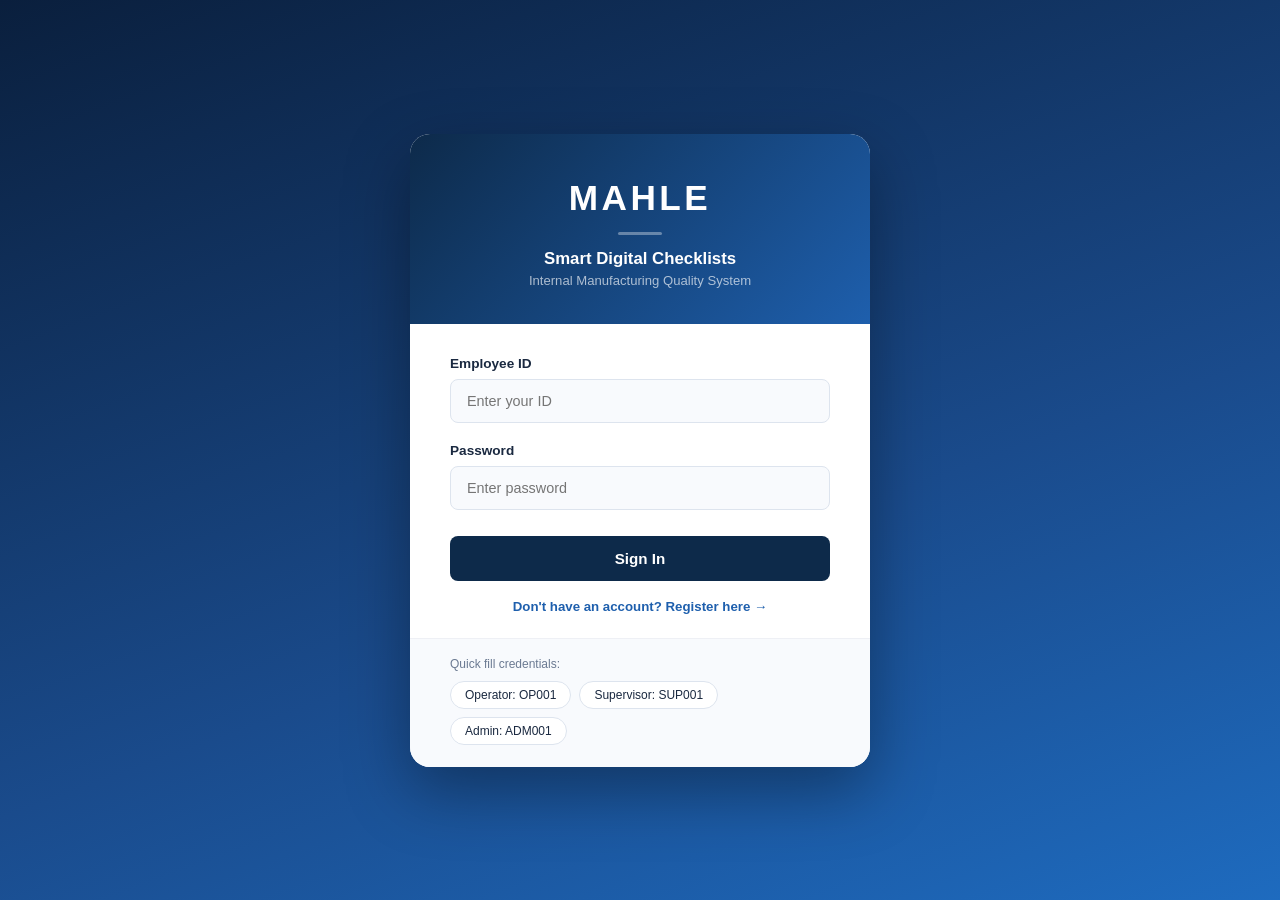
<file: Checklist_Form 2.0 (1)/Checklist_Form 2.0/templates/login.html>
<!DOCTYPE html>
<html lang="en">
<head>
  <meta charset="UTF-8">
  <meta name="viewport" content="width=device-width, initial-scale=1.0">
  <title>MAHLE — Login</title>
  <style>
    /* Styling */
    * { box-sizing: border-box; margin: 0; padding: 0; }
    body {
      font-family: 'Segoe UI', sans-serif;
      min-height: 100vh;
      background: linear-gradient(160deg, #0a1f3d 0%, #1a4b8c 60%, #1e6bbf 100%);
      display: flex; align-items: center; justify-content: center; padding: 24px;
    }
    .login-box {
      background: #fff; border-radius: 20px;
      width: 100%; max-width: 460px;
      overflow: hidden; box-shadow: 0 24px 64px rgba(0,0,0,0.35);
    }
    .login-hero {
      background: linear-gradient(135deg, #0d2a4a 0%, #1e5fad 100%);
      padding: 44px 40px 36px; text-align: center; color: #fff;
    }
    .brand { font-size: 2.2rem; font-weight: 800; letter-spacing: 0.1em; }
    .divider { width: 44px; height: 3px; background: rgba(255,255,255,0.35); margin: 14px auto; border-radius: 2px; }
    .subtitle { font-size: 1.05rem; font-weight: 600; }
    .sub2 { font-size: 0.82rem; opacity: 0.65; margin-top: 4px; }
    .login-body { padding: 32px 40px 24px; }
    .form-label { display: block; font-size: 0.85rem; font-weight: 600; color: #1a2940; margin-bottom: 8px; }
    .form-input {
      width: 100%; padding: 13px 16px;
      border: 1.5px solid #dde4ee; border-radius: 8px;
      font-size: 0.9rem; color: #1a2940; background: #f8fafd;
      outline: none; transition: border-color 0.15s; font-family: inherit;
    }
    .form-input:focus { border-color: #1e5fad; background: #fff; }
    .form-group { margin-bottom: 20px; }
    .btn-signin {
      width: 100%; padding: 14px;
      background: #0d2a4a; color: #fff;
      border: none; border-radius: 8px;
      font-size: 0.95rem; font-weight: 700;
      cursor: pointer; margin-top: 6px;
      font-family: inherit; transition: background 0.15s;
    }
    .btn-signin:hover { background: #1e5fad; }
    .btn-signin:disabled { opacity: 0.6; cursor: not-allowed; }
    .register-link {
      display: block; text-align: center; margin-top: 18px;
      font-size: 0.83rem; color: #1e5fad; font-weight: 600; text-decoration: none;
    }
    .register-link:hover { text-decoration: underline; }
    .error-msg {
      background: #fee2e2; color: #b91c1c; border: 1px solid #fca5a5;
      border-radius: 7px; padding: 10px 14px; font-size: 0.83rem;
      margin-bottom: 16px; display: none;
    }
    .demo-section {
      border-top: 1px solid #eef0f5; padding: 18px 40px 22px; background: #f8fafd;
    }
    .demo-label { font-size: 0.75rem; color: #6b7a92; margin-bottom: 10px; }
    .demo-chips { display: flex; gap: 8px; flex-wrap: wrap; }
    .demo-chip {
      padding: 6px 14px; border: 1px solid #dde4ee;
      border-radius: 20px; font-size: 0.75rem; background: #fff;
      cursor: pointer; transition: all 0.15s; color: #1a2940; font-family: inherit;
    }
    .demo-chip:hover { border-color: #1e5fad; color: #1e5fad; background: #edf3ff; }
  </style>
</head>
<body>

<div class="login-box">
  <div class="login-hero">
    <div class="brand">MAHLE</div>
    <div class="divider"></div>
    <div class="subtitle">Smart Digital Checklists</div>
    <div class="sub2">Internal Manufacturing Quality System</div>
  </div>

  <div class="login-body">
    <div class="error-msg" id="error-msg"></div>
    
    <div class="form-group">
      <label class="form-label">Employee ID</label>
      <input class="form-input" id="emp-id" type="text" placeholder="Enter your ID">
    </div>

    <div class="form-group">
      <label class="form-label">Password</label>
      <input class="form-input" id="password" type="password" placeholder="Enter password">
    </div>

    <button class="btn-signin" id="signin-btn" onclick="doLogin()">Sign In</button>
    
    <a href="/register" class="register-link">
      Don't have an account? Register here →
    </a>
  </div>

  <div class="demo-section">
    <p class="demo-label">Quick fill credentials:</p>
    <div class="demo-chips">
      <button class="demo-chip" onclick="fillDemo('OP001','pass123')">Operator: OP001</button>
      <button class="demo-chip" onclick="fillDemo('SUP001','pass123')">Supervisor: SUP001</button>
      <button class="demo-chip" onclick="fillDemo('ADM001','pass123')">Admin: ADM001</button>
    </div>
  </div>
</div>

<script>
  // Point this to your Flask backend
  const API = window.location.origin; 

  function fillDemo(id, pw) {
    document.getElementById('emp-id').value = id;
    document.getElementById('password').value = pw;
  }

  function showError(msg) {
    const el = document.getElementById('error-msg');
    el.textContent = msg;
    el.style.display = 'block';
  }

  async function doLogin() {
    const empId    = document.getElementById('emp-id').value.trim();
    const password = document.getElementById('password').value;
    const btn      = document.getElementById('signin-btn');
    const errEl    = document.getElementById('error-msg');

    if (!empId || !password) {
      showError('Please enter your Employee ID and password.');
      return;
    }

    btn.disabled = true;
    btn.textContent = 'Signing in...';
    errEl.style.display = 'none';

    try {
      const res = await fetch(`${API}/api/login`, {
        method: 'POST',
        headers: { 'Content-Type': 'application/json' },
        body: JSON.stringify({ employee_id: empId, password })
      });
      
      const data = await res.json();

      if (!res.ok) {
        showError(data.error || 'Login failed.');
        return;
      }

      // Success logic
      localStorage.setItem('mahle_user', JSON.stringify(data));
      redirectByRole(data.role);

    } catch (e) {
      showError('Cannot connect to server. Ensure Flask is running.');
    } finally {
      btn.disabled = false;
      btn.textContent = 'Sign In';
    }
  }

  function redirectByRole(role) {
    // Redirecting to Flask routes, not .html files
    if (role === 'Admin') window.location.href = '/admin';
    else if (role === 'Supervisor') window.location.href = '/supervisor';
    else window.location.href = '/operator';
  }

  // Handle "Enter" key
  document.addEventListener('keydown', e => {
    if (e.key === 'Enter') doLogin();
  });
</script>

</body>
</html>
</file>
